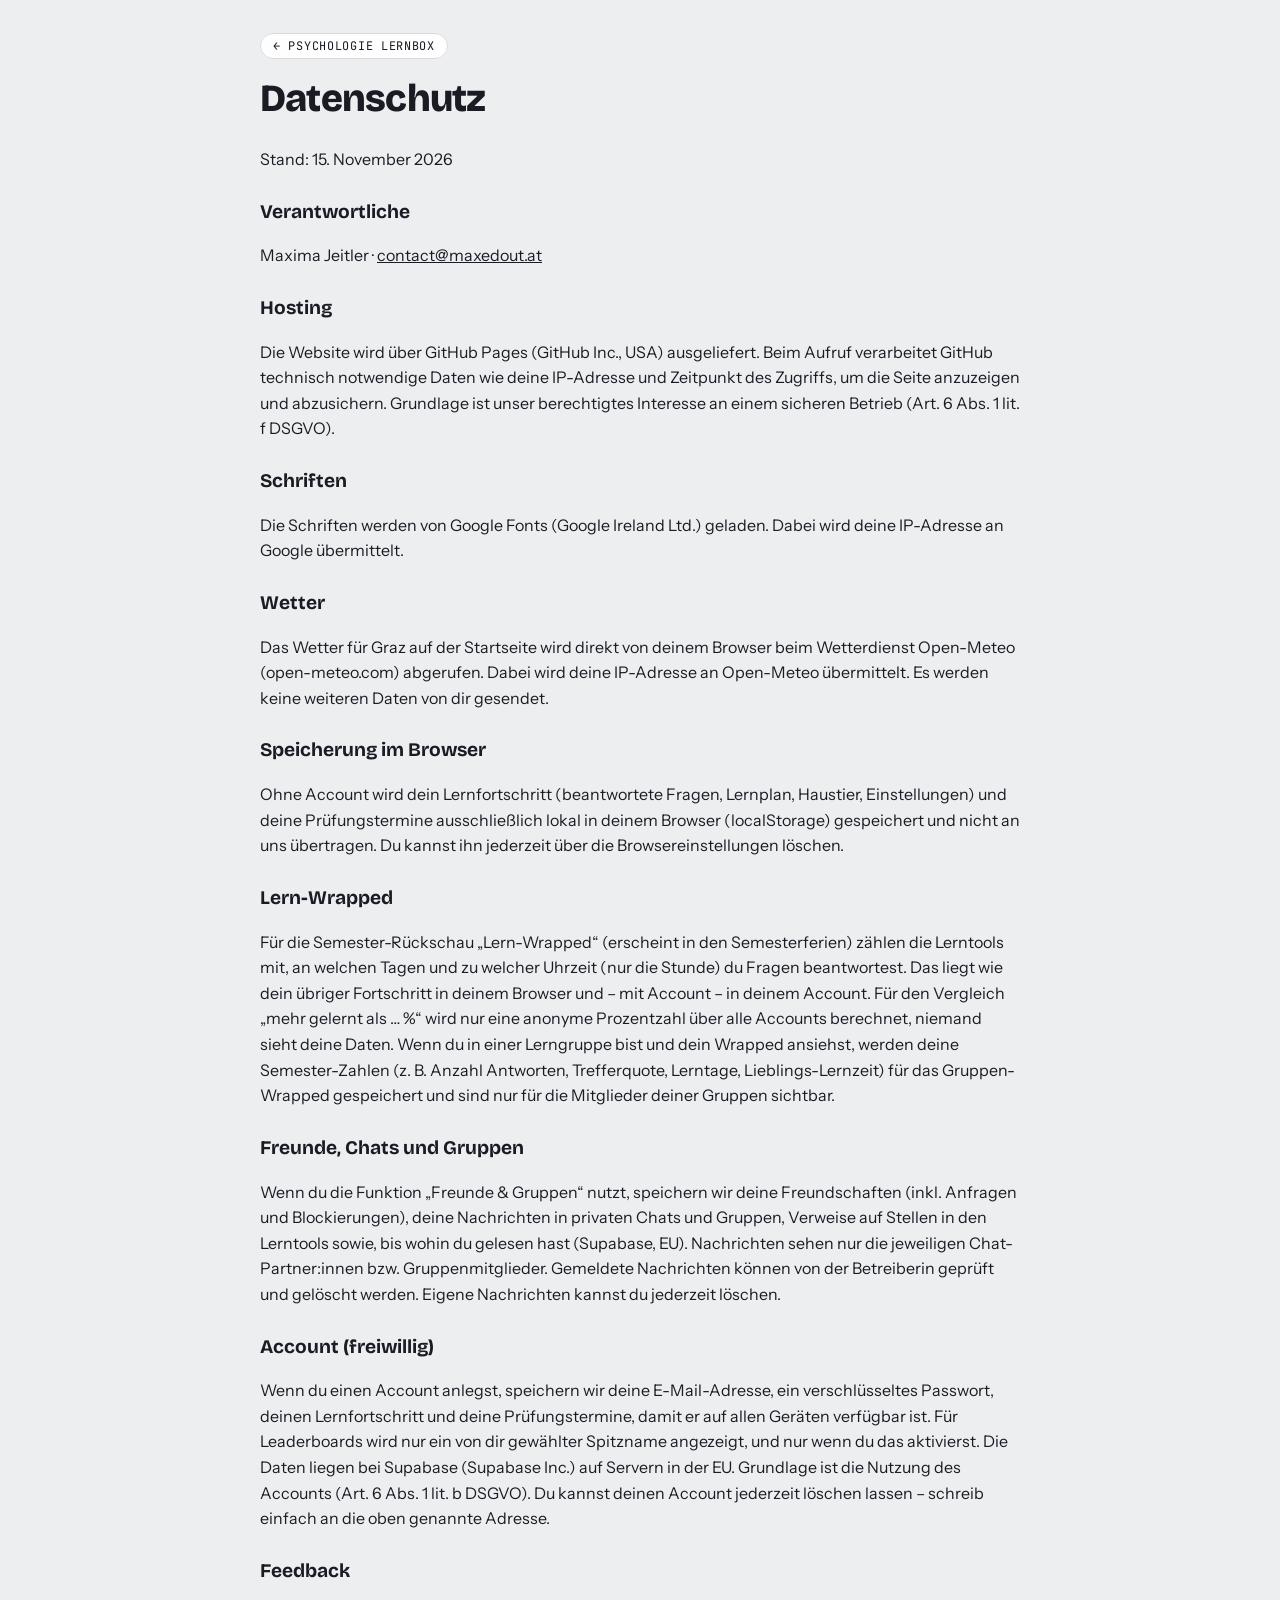
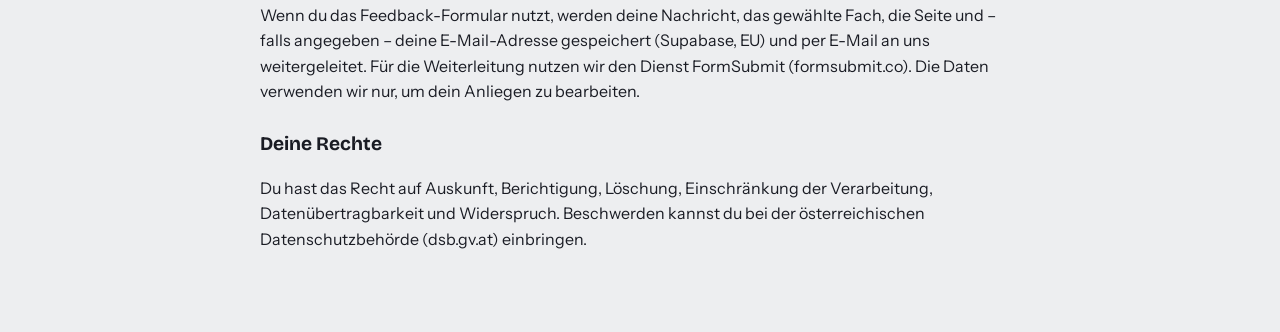
<file: datenschutz.html>
<!doctype html>
<html lang="de">
<head>
<meta charset="utf-8">
<meta name="viewport" content="width=device-width,initial-scale=1,viewport-fit=cover">
<link rel="manifest" href="manifest.webmanifest">
<meta name="theme-color" content="#0A1428">
<link rel="icon" type="image/svg+xml" href="favicon.svg?v=2611171224">
<link rel="icon" type="image/png" href="favicon-32.png?v=2611171224">
<link rel="apple-touch-icon" href="apple-touch-icon.png">
<meta name="mobile-web-app-capable" content="yes">
<meta name="apple-mobile-web-app-capable" content="yes">
<meta name="apple-mobile-web-app-title" content="Lernbox">
<meta name="apple-mobile-web-app-status-bar-style" content="black">
<title>Datenschutz · Psychologie Lernbox</title>
<link rel="stylesheet" href="https://fonts.googleapis.com/css2?family=Bricolage+Grotesque:opsz,wght@12..96,800&family=Instrument+Sans:wght@400;600&family=JetBrains+Mono:wght@400&display=swap">
<style>:root{--bg:#EDEEF0;--paper:#FEFEFE;--ink:#1A1C24;--muted:#5F636D;--line:#D7D9DD}@media (prefers-color-scheme:dark){:root{--bg:#111215;--paper:#1D1F23;--ink:#EBECEF;--muted:#A9ABB2;--line:#34363C}}body{margin:0;background:var(--bg);color:var(--ink);font-family:'Instrument Sans',system-ui,sans-serif;line-height:1.6}.wrap{max-width:760px;margin:0 auto;padding:32px 16px 64px}h1{font-family:'Bricolage Grotesque',system-ui,sans-serif;font-weight:800;font-size:2.4rem;letter-spacing:-.02em;margin:10px 0 18px}h2{font-family:'Bricolage Grotesque',system-ui,sans-serif;font-size:1.2rem;margin:24px 0 6px}a{color:inherit}.back{font-family:'JetBrains Mono',monospace;font-size:.74rem;letter-spacing:.06em;text-transform:uppercase;text-decoration:none;border:1px solid var(--line);border-radius:999px;padding:4px 12px;background:var(--paper)}</style>
</head>
<body>
<div class="wrap"><a class="back" href="index.html">← Psychologie Lernbox</a>
<h1>Datenschutz</h1>
<p>Stand: 15. November 2026</p>
<h2>Verantwortliche</h2>
<p>Maxima Jeitler · <a href="mailto:contact@maxedout.at">contact@maxedout.at</a></p>
<h2>Hosting</h2>
<p>Die Website wird über GitHub Pages (GitHub Inc., USA) ausgeliefert. Beim Aufruf verarbeitet GitHub technisch notwendige Daten wie deine IP-Adresse und Zeitpunkt des Zugriffs, um die Seite anzuzeigen und abzusichern. Grundlage ist unser berechtigtes Interesse an einem sicheren Betrieb (Art. 6 Abs. 1 lit. f DSGVO).</p>
<h2>Schriften</h2>
<p>Die Schriften werden von Google Fonts (Google Ireland Ltd.) geladen. Dabei wird deine IP-Adresse an Google übermittelt.</p>
<h2>Wetter</h2>
<p>Das Wetter für Graz auf der Startseite wird direkt von deinem Browser beim Wetterdienst Open-Meteo (open-meteo.com) abgerufen. Dabei wird deine IP-Adresse an Open-Meteo übermittelt. Es werden keine weiteren Daten von dir gesendet.</p>
<h2>Speicherung im Browser</h2>
<p>Ohne Account wird dein Lernfortschritt (beantwortete Fragen, Lernplan, Haustier, Einstellungen) und deine Prüfungstermine ausschließlich lokal in deinem Browser (localStorage) gespeichert und nicht an uns übertragen. Du kannst ihn jederzeit über die Browsereinstellungen löschen.</p>
<h2>Lern-Wrapped</h2>
<p>Für die Semester-Rückschau „Lern-Wrapped“ (erscheint in den Semesterferien) zählen die Lerntools mit, an welchen Tagen und zu welcher Uhrzeit (nur die Stunde) du Fragen beantwortest. Das liegt wie dein übriger Fortschritt in deinem Browser und – mit Account – in deinem Account. Für den Vergleich „mehr gelernt als … %“ wird nur eine anonyme Prozentzahl über alle Accounts berechnet, niemand sieht deine Daten. Wenn du in einer Lerngruppe bist und dein Wrapped ansiehst, werden deine Semester-Zahlen (z. B. Anzahl Antworten, Trefferquote, Lerntage, Lieblings-Lernzeit) für das Gruppen-Wrapped gespeichert und sind nur für die Mitglieder deiner Gruppen sichtbar.</p>
<h2>Freunde, Chats und Gruppen</h2>
<p>Wenn du die Funktion „Freunde & Gruppen“ nutzt, speichern wir deine Freundschaften (inkl. Anfragen und Blockierungen), deine Nachrichten in privaten Chats und Gruppen, Verweise auf Stellen in den Lerntools sowie, bis wohin du gelesen hast (Supabase, EU). Nachrichten sehen nur die jeweiligen Chat-Partner:innen bzw. Gruppenmitglieder. Gemeldete Nachrichten können von der Betreiberin geprüft und gelöscht werden. Eigene Nachrichten kannst du jederzeit löschen.</p>
<h2>Account (freiwillig)</h2>
<p>Wenn du einen Account anlegst, speichern wir deine E-Mail-Adresse, ein verschlüsseltes Passwort, deinen Lernfortschritt und deine Prüfungstermine, damit er auf allen Geräten verfügbar ist. Für Leaderboards wird nur ein von dir gewählter Spitzname angezeigt, und nur wenn du das aktivierst. Die Daten liegen bei Supabase (Supabase Inc.) auf Servern in der EU. Grundlage ist die Nutzung des Accounts (Art. 6 Abs. 1 lit. b DSGVO). Du kannst deinen Account jederzeit löschen lassen – schreib einfach an die oben genannte Adresse.</p>
<h2>Feedback</h2>
<p>Wenn du das Feedback-Formular nutzt, werden deine Nachricht, das gewählte Fach, die Seite und – falls angegeben – deine E-Mail-Adresse gespeichert (Supabase, EU) und per E-Mail an uns weitergeleitet. Für die Weiterleitung nutzen wir den Dienst FormSubmit (formsubmit.co). Die Daten verwenden wir nur, um dein Anliegen zu bearbeiten.</p>
<h2>Deine Rechte</h2>
<p>Du hast das Recht auf Auskunft, Berichtigung, Löschung, Einschränkung der Verarbeitung, Datenübertragbarkeit und Widerspruch. Beschwerden kannst du bei der österreichischen Datenschutzbehörde (dsb.gv.at) einbringen.</p>
</div>
<script src="app.js?v=2611171224"></script>
</body>
</html>
</file>
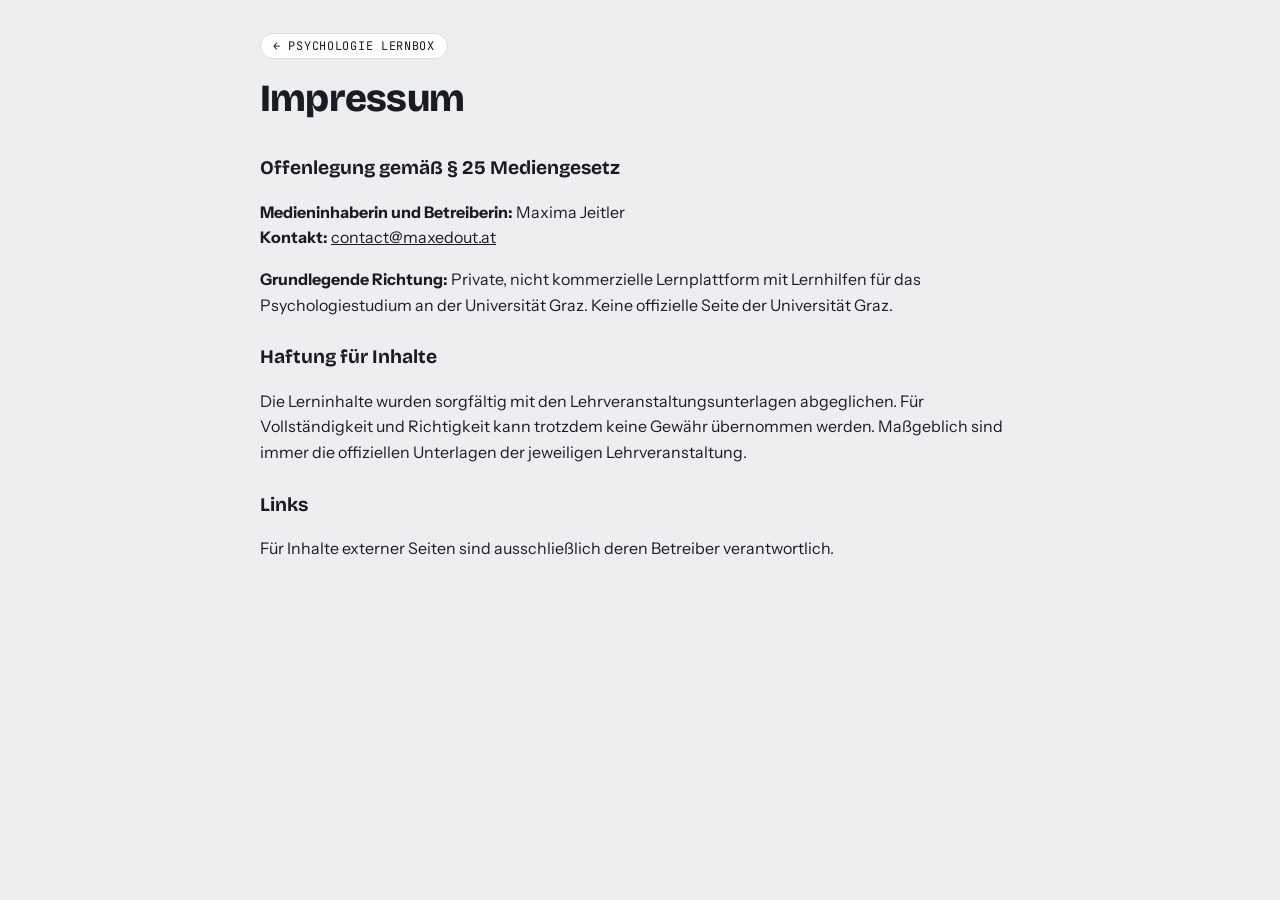
<file: impressum.html>
<!doctype html>
<html lang="de">
<head>
<meta charset="utf-8">
<meta name="viewport" content="width=device-width,initial-scale=1,viewport-fit=cover">
<link rel="manifest" href="manifest.webmanifest">
<meta name="theme-color" content="#0A1428">
<link rel="icon" type="image/svg+xml" href="favicon.svg?v=2611171224">
<link rel="icon" type="image/png" href="favicon-32.png?v=2611171224">
<link rel="apple-touch-icon" href="apple-touch-icon.png">
<meta name="mobile-web-app-capable" content="yes">
<meta name="apple-mobile-web-app-capable" content="yes">
<meta name="apple-mobile-web-app-title" content="Lernbox">
<meta name="apple-mobile-web-app-status-bar-style" content="black">
<title>Impressum · Psychologie Lernbox</title>
<link rel="stylesheet" href="https://fonts.googleapis.com/css2?family=Bricolage+Grotesque:opsz,wght@12..96,800&family=Instrument+Sans:wght@400;600&family=JetBrains+Mono:wght@400&display=swap">
<style>:root{--bg:#EDEEF0;--paper:#FEFEFE;--ink:#1A1C24;--muted:#5F636D;--line:#D7D9DD}@media (prefers-color-scheme:dark){:root{--bg:#111215;--paper:#1D1F23;--ink:#EBECEF;--muted:#A9ABB2;--line:#34363C}}body{margin:0;background:var(--bg);color:var(--ink);font-family:'Instrument Sans',system-ui,sans-serif;line-height:1.6}.wrap{max-width:760px;margin:0 auto;padding:32px 16px 64px}h1{font-family:'Bricolage Grotesque',system-ui,sans-serif;font-weight:800;font-size:2.4rem;letter-spacing:-.02em;margin:10px 0 18px}h2{font-family:'Bricolage Grotesque',system-ui,sans-serif;font-size:1.2rem;margin:24px 0 6px}a{color:inherit}.back{font-family:'JetBrains Mono',monospace;font-size:.74rem;letter-spacing:.06em;text-transform:uppercase;text-decoration:none;border:1px solid var(--line);border-radius:999px;padding:4px 12px;background:var(--paper)}</style>
</head>
<body>
<div class="wrap"><a class="back" href="index.html">← Psychologie Lernbox</a>
<h1>Impressum</h1>
<h2>Offenlegung gemäß § 25 Mediengesetz</h2>
<p><b>Medieninhaberin und Betreiberin:</b> Maxima Jeitler<br>
<b>Kontakt:</b> <a href="mailto:contact@maxedout.at">contact@maxedout.at</a></p>
<p><b>Grundlegende Richtung:</b> Private, nicht kommerzielle Lernplattform mit Lernhilfen für das Psychologiestudium an der Universität Graz. Keine offizielle Seite der Universität Graz.</p>
<h2>Haftung für Inhalte</h2>
<p>Die Lerninhalte wurden sorgfältig mit den Lehrveranstaltungsunterlagen abgeglichen. Für Vollständigkeit und Richtigkeit kann trotzdem keine Gewähr übernommen werden. Maßgeblich sind immer die offiziellen Unterlagen der jeweiligen Lehrveranstaltung.</p>
<h2>Links</h2>
<p>Für Inhalte externer Seiten sind ausschließlich deren Betreiber verantwortlich.</p>
</div>
<script src="app.js?v=2611171224"></script>
</body>
</html>
</file>
